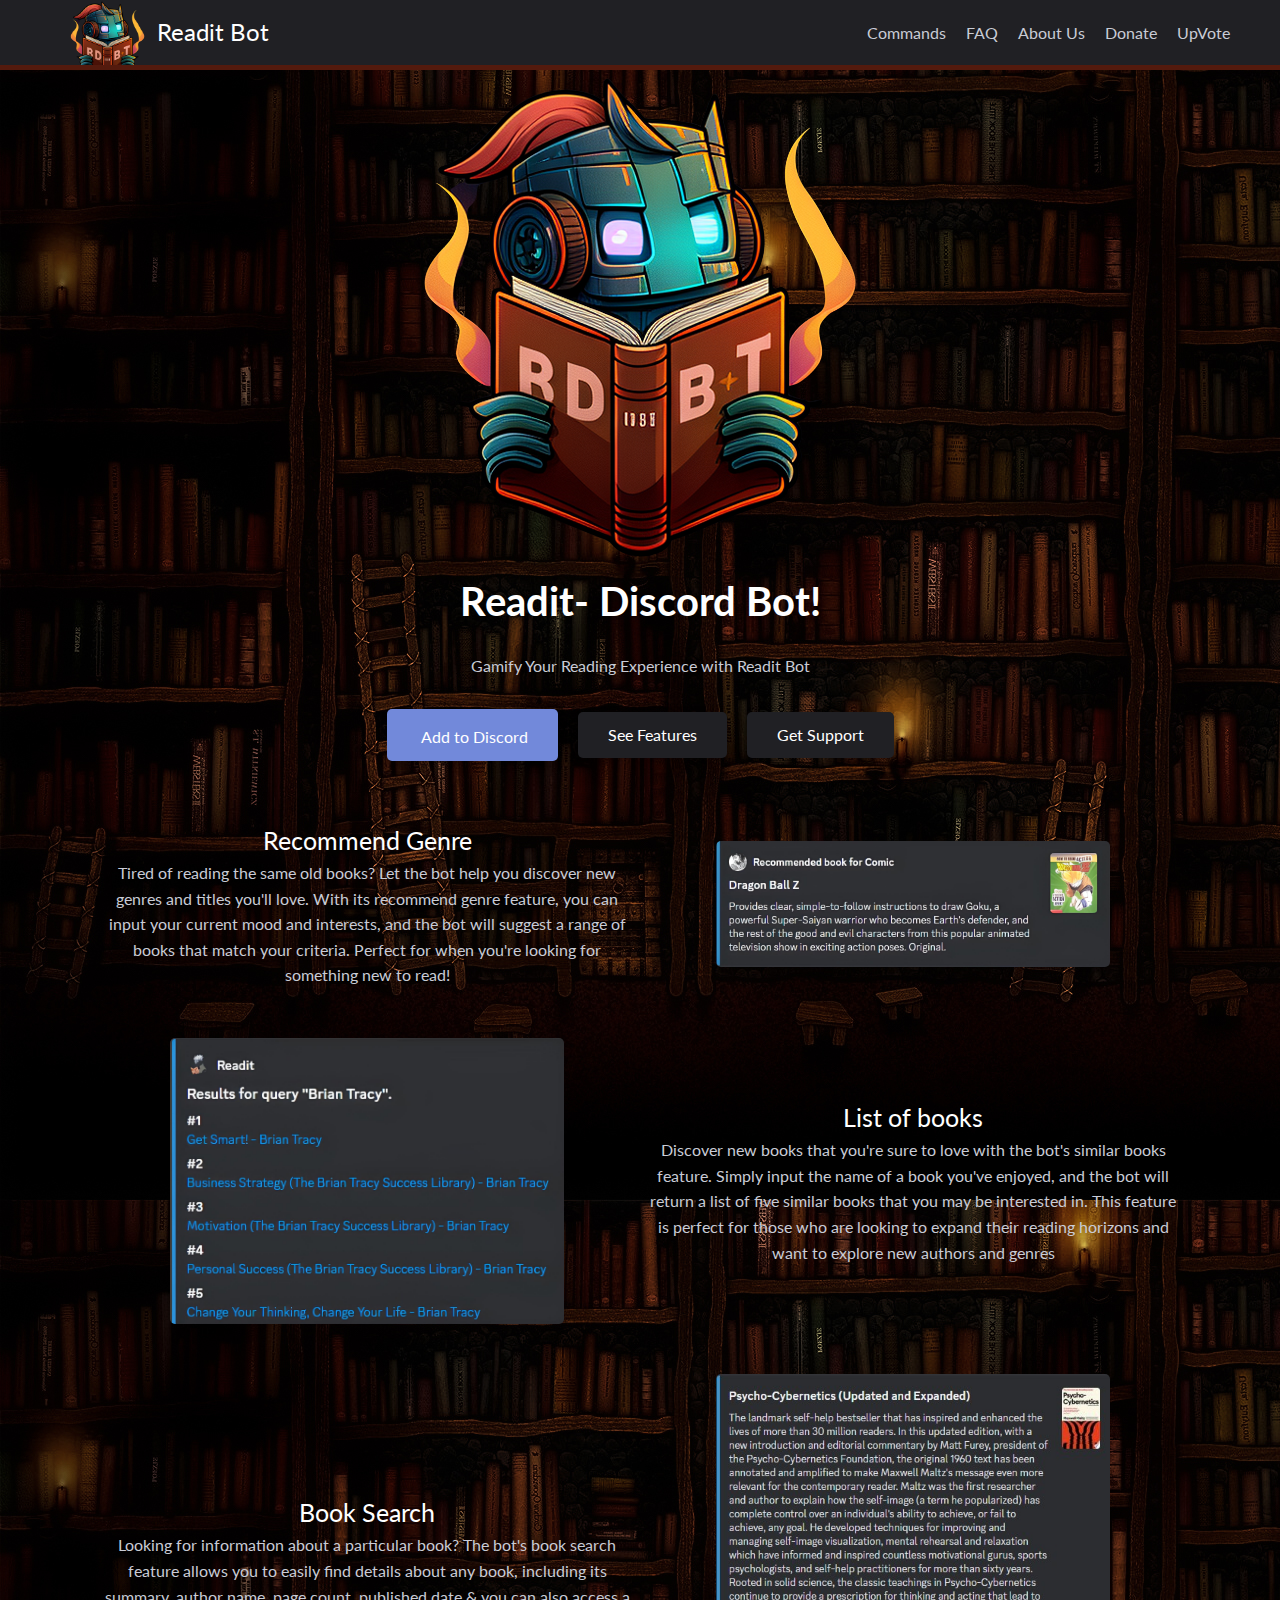
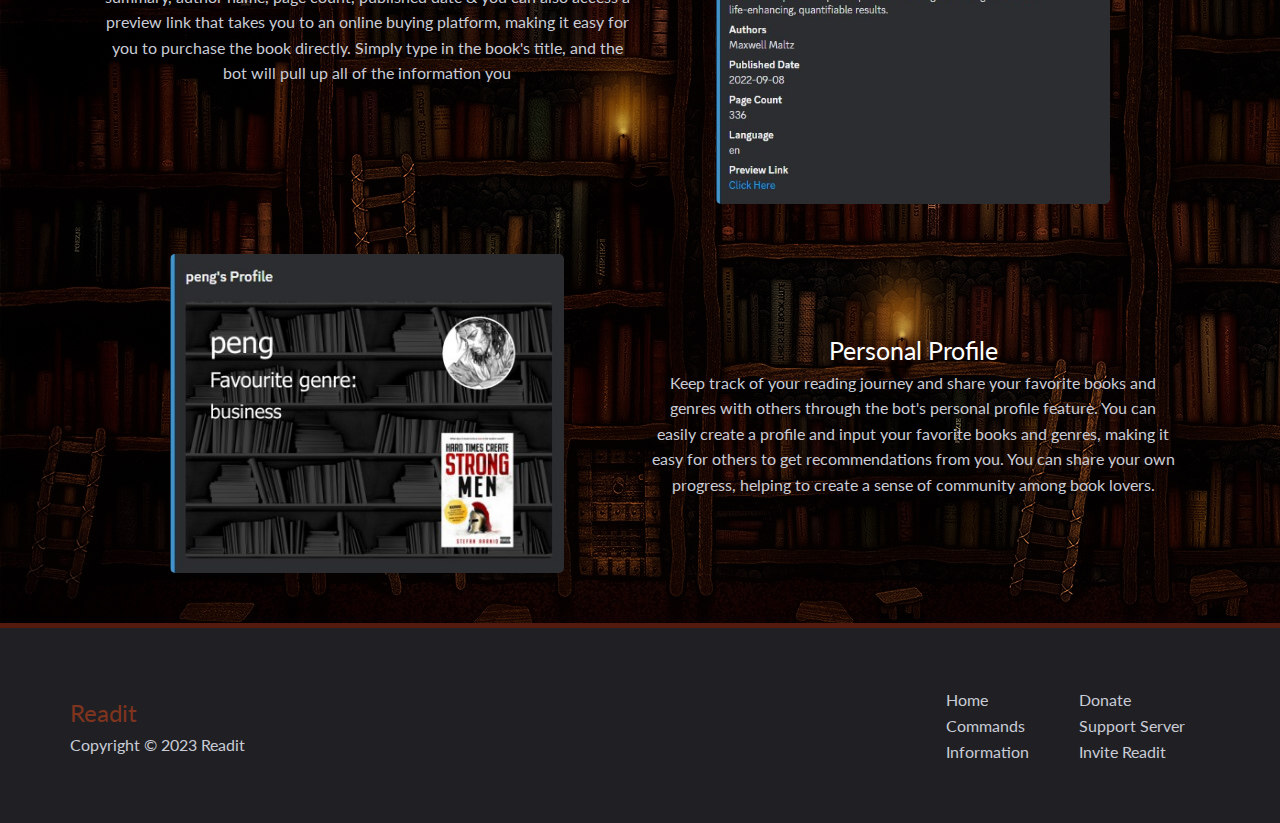
<file: index.html>
<!DOCTYPE html>
<html lang='en'>

<head>
    <meta charset="utf-8">
    <meta name="viewport" content="width=device-width, initial-scale=1.0">

    <!-- Head Information -->
    <title>Readit Bot!</title>
    <link rel='icon' type='image/x-icon' href='assets/Readit.ico'>

    <!-- Styles -->
    <link type='text/css' rel='stylesheet' href='styles/utilities.css'>
    <link type='text/css' rel='stylesheet' href='styles/common.css'>
    <link type='text/css' rel='stylesheet' href='styles/index.css'>

    <!-- Font Awesome -->
    <link rel="stylesheet" href="https://cdnjs.cloudflare.com/ajax/libs/font-awesome/5.15.1/css/all.min.css"
        integrity="sha512-+4zCK9k+qNFUR5X+cKL9EIR+ZOhtIloNl9GIKS57V1MyNsYpYcUrUeQc9vNfzsWfV28IaLL3i96P9sdNyeRssA=="
        crossorigin="anonymous">

</head>

<body style='background-image: url("assets/Background_edit.jpg") ;'>
    <!-- Preloader -->

    <body class='preload'></body>
    <!-- Header -->
    <div class='navbar'>
        <div class='container full flex'>
            <a href='/' class='logo flex'>
                <img src='assets//rdbtlogo-1.png' alt='Readit Logo'>
                <p class='title'>Readit Bot</p>
            </a>
            <nav>
                <ul>
                    <li><a class='button' href='commands.html'><span>Commands</span></a></li>
                    <li><a class='button' href='docs.html'><span>FAQ</span></a></li>
                    <li><a class='button' href='about_us.html'><span>About Us</span></a></li>
                    <li><a class='button' href='premium.html'><span>Donate</span></a></li>
                    <li><a class='button' href=''><span>UpVote</span></a></li>
                </ul>
            </nav>
        </div>
    </div>

    <!-- Showcase -->
    <div class='showcase'>
        <div class='container flex'>
            <div class='showcase-text'>
                <a href='/' class='logo flex'><img src='assets//rdbtlogo-1.png' alt='Readit Logo'>
                </a>
                <h1>Readit- Discord Bot!</h1>
                <p>Gamify Your Reading Experience with Readit Bot</p>
                <div class='buttons flex'>
                    <a class='button btn btn-blurple' href='invite.html'><span><i class="fab fa-discord fa-2x"></i> Add
                            to Discord</span></a>
                    <a class='button btn' href='#features'><span>See Features </span></a>
                    <a class='button btn' href='support.html'><span>Get Support</span></a>
                </div>
            </div>
        </div>
    </div>

    <!-- Features -->
    <div id='features' class='features'>
        <div class='container grid'>
            <div>
                <h3>Recommend Genre</h3>
                <p>Tired of reading the same old books? Let the bot help you discover new genres and titles you'll love.
                    With its recommend genre feature, you can input your current mood and interests, and the bot will
                    suggest a range of books that match your criteria. Perfect for when you're looking for something new
                    to read!
                </p>
            </div>
            <img src='assets/recommend_1.jpg' alt='rock paper siccors game loss'>
        </div>
    </div>

    <div class='features'>
        <div class='container grid'>
            <img class='desktop' src='assets/List_1.jpg'>
            <div>
                <h3>List of books</h3>
                <p>Discover new books that you're sure to love with the bot's similar books feature. Simply input the
                    name of a book you've enjoyed, and the bot will return a list of five similar books that you may be
                    interested in. This feature is perfect for those who are looking to expand their reading horizons
                    and want to explore new authors and genres
                </p>
            </div>
            <img class='mobile' src='assets/roleplay.png' alt='Cytech has booped Creepa!'>
        </div>
    </div>

    <div class='features'>
        <div class='container grid'>
            <div>
                <h3>Book Search </h3>
                <p>Looking for information about a particular book? The bot's book search feature allows you to easily
                    find details about any book, including its summary, author name, page count, published date & you
                    can also access a preview link that takes you to an online buying platform, making it easy for you
                    to purchase the book directly. Simply type in the book's title, and the bot will pull up all of the
                    information you
                </p>
            </div>
            <img src='assets/Search.jpg'>
        </div>
    </div>

    <div class='features'>
        <div class='container grid'>
            <img class='desktop' src='assets/Profile.jpg'>
            <div>
                <h3>Personal Profile</h3>
                <p>Keep track of your reading journey and share your favorite books and genres with others through the
                    bot's personal profile feature. You can easily create a profile and input your favorite books and
                    genres, making it easy for others to get recommendations from you. You can share your own progress,
                    helping to create a sense of community among book lovers.
                </p>
            </div>
            <img class='mobile' src='assets/roleplay.png' alt='Cytech has booped Creepa!'>
        </div>
    </div>

    <!-- Footer -->
    <div class='footer'>
        <div class='container full grid'>
            <div class='branding'>
                <h4>Readit</h4>
                <p>Copyright &copy; 2023 Readit</p>
            </div>
            <div class='flex'>
                <div class='footernav'>
                    <ul>
                        <li><a class='button' href='/'><span>Home</span></a></li>
                        <li><a class='button' href='commands.html'><span>Commands</span></a></li>
                        <li><a class='button' href='docs.html'><span>Information</span></a></li>
                    </ul>
                </div>
                <div class='footernav'>
                    <ul>
                        <li><a class='button' href='premium.html' target="_blank"><span>Donate</span></a></li>
                        <li><a class='button' href='support.html'><span>Support Server</span></a></li>
                        <li><a class='button' href='invite.html'><span>Invite Readit</span></a></li>
                    </ul>
                </div>
            </div>
        </div>
    </div>
    <!-- Scripts -->
    <script>$(window).load(function () { 'body'.removeClass('.preload'); });</script>
</body>

</html>
</file>
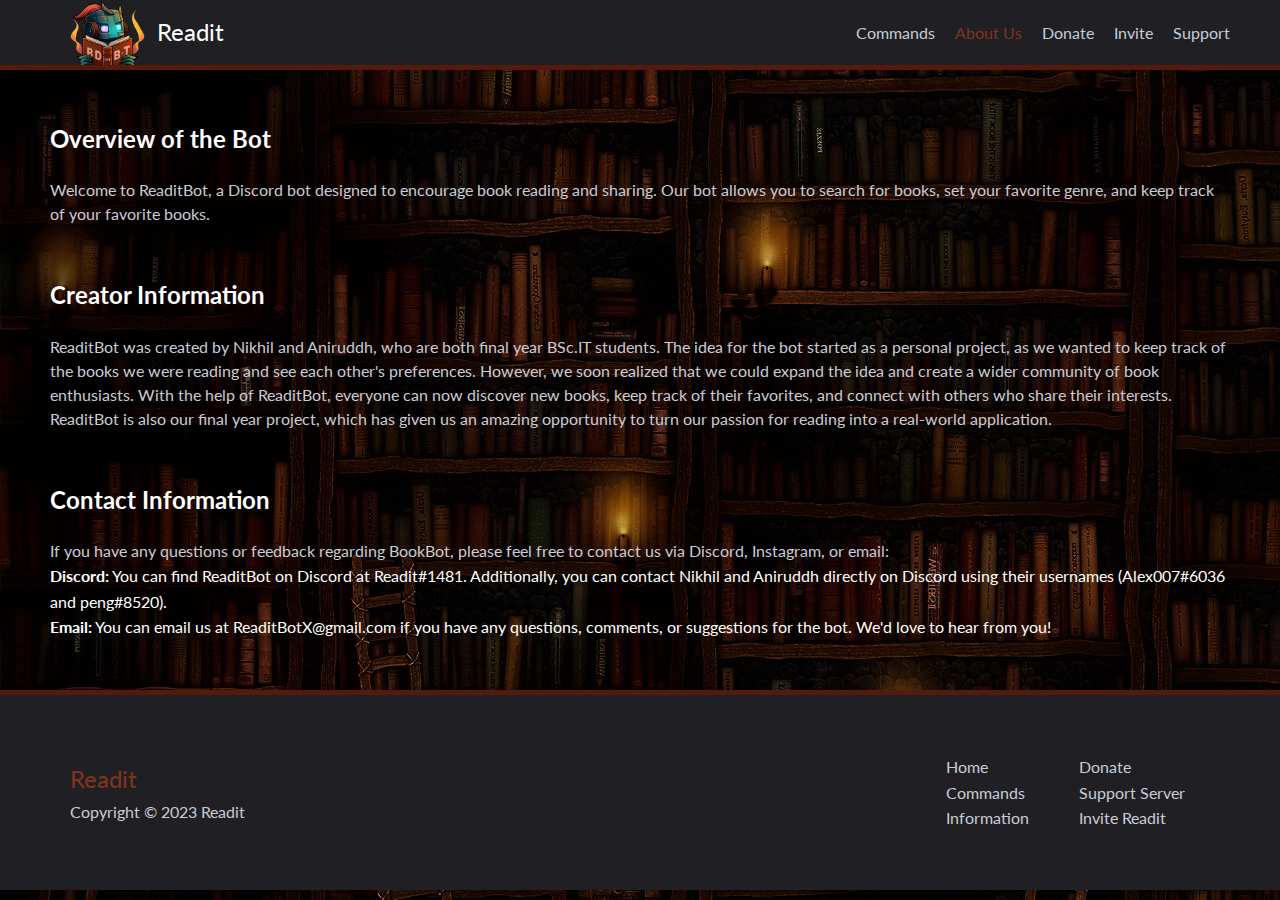
<file: about_us.html>
<!DOCTYPE html>
<html lang='en'>

<head>
    <meta charset="utf-8">
    <meta name="viewport" content="width=device-width, initial-scale=1.0">

    <!-- Head Information -->
    <title>Readit - Commands</title>
    <!-- <link rel="stylesheet" href="https://cdn.jsdelivr.net/npm/bootstrap@5.1.3/dist/css/bootstrap.min.css" /> -->
    <link rel='icon' type='image/x-icon' href='assets/Readit.ico'>

    <!-- Styles -->
    <link type='text/css' rel='stylesheet' href='styles/utilities.css'>
    <link type='text/css' rel='stylesheet' href='styles/common.css'>
    <link type='text/css' rel='stylesheet' href='styles/commands.css'>
    <link type='text/css' rel='stylesheet' href='styles/about_us.css'>

</head>

<body style='background-image: url("assets/Background_edit.jpg") ;'>
    <!-- Preloader -->

    <body class='preload'></body>


    <!-- Header -->
    <div class='navbar'>
        <div class='container full flex'>
            <a href='/' class='logo flex'>
                <img src='assets//rdbtlogo-1.png' alt='Readit Logo'>
                <p class='title'>Readit</p>
            </a>
            <nav>
                <ul>
                    <li><a class='button' href='commands'><span>Commands</span></a></li>
                    <li><a class='button currentPage' href='docs.html'><span>About Us</span></a></li>
                    <li><a class='button' href='premium.html' target="_blank"><span>Donate</span></a></li>
                    <li><a class='button' href='invite.html'><span>Invite</span></a></li>
                    <li><a class='button' href='support.html'><span>Support</span></a></li>
                </ul>
            </nav>
        </div>
    </div>

    <!-- About us-->
    <section>
        <div class="overview">
            <h2>Overview of the Bot</h2>
            <p>Welcome to ReaditBot, a Discord bot designed to encourage book reading and sharing. Our bot allows you to
                search for books, set your favorite genre, and keep track of your favorite books.</p>
            </p>
        </div>
        <div class="creator-info">
            <h2>Creator Information</h2>
            <p>ReaditBot was created by Nikhil and Aniruddh, who are both final year BSc.IT students. The idea for the
                bot started as a personal project, as we wanted to keep track of the books we were reading and see each
                other's preferences. However, we soon realized that we could expand the idea and create a wider
                community of book enthusiasts. With the help of ReaditBot, everyone can now discover new books, keep
                track of their favorites, and connect with others who share their interests. ReaditBot is also our final
                year project, which has given us an amazing opportunity to turn our passion for reading into a
                real-world application.</p>
        </div>

        <div class="contact-info">
            <h2>Contact Information</h2>
            <p>If you have any questions or feedback regarding BookBot, please feel free to contact us via Discord,
                Instagram, or email:
            <ul>
                <li><strong>Discord:</strong> You can find ReaditBot on Discord at Readit#1481. Additionally, you can
                    contact Nikhil and Aniruddh directly on Discord using their usernames (Alex007#6036 and
                    peng#8520).</li>
                <li><strong>Email:</strong> You can email us at ReaditBotX@gmail.com if you have any
                    questions, comments, or suggestions for the bot. We'd love to hear from you!</li>
            </ul>

        </div>
    </section>

    <!-- Footer -->
    <div class='footer'>
        <div class='container full grid'>
            <div class='branding'>
                <h4>Readit</h4>
                <p>Copyright &copy; 2023 Readit</p>
            </div>
            <div class='flex'>
                <div class='footernav'>
                    <ul>
                        <li><a class='button' href='/'><span>Home</span></a></li>
                        <li><a class='button' href='commands.html'><span>Commands</span></a></li>
                        <li><a class='button' href='docs.html'><span>Information</span></a></li>
                    </ul>
                </div>
                <div class='footernav'>
                    <ul>
                        <li><a class='button' href='premium.html'><span>Donate</span></a></li>
                        <li><a class='button' href='support.html'><span>Support Server</span></a></li>
                        <li><a class='button' href='invite.html'><span>Invite Readit</span></a></li>
                    </ul>
                </div>
            </div>
        </div>
    </div>

    <!-- Scripts -->
    <script>$(window).load(function () { 'body'.removeClass('.preload'); });</script>
</body>

</html>
</file>
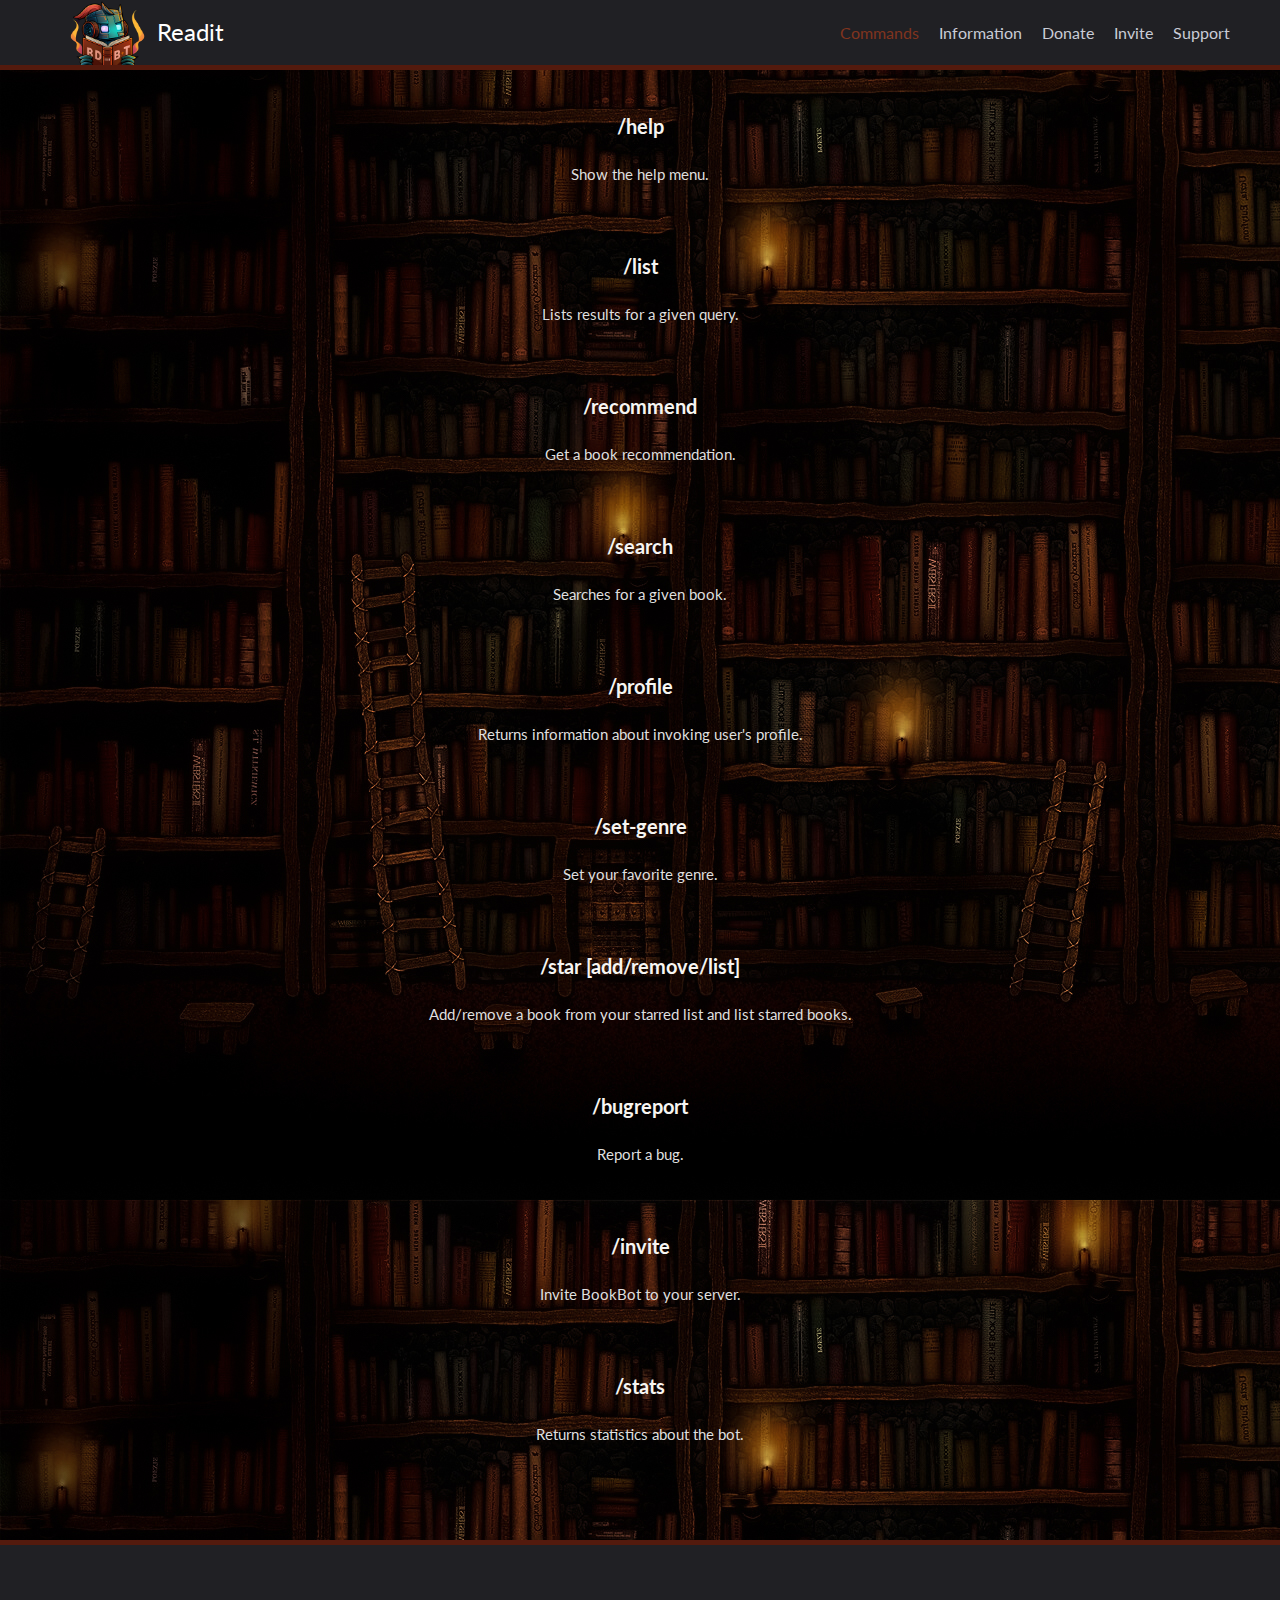
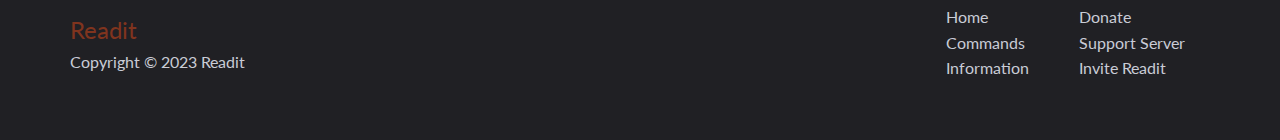
<file: commands.html>
<!DOCTYPE html>
<html lang='en'>

<head>
    <meta charset="utf-8">
    <meta name="viewport" content="width=device-width, initial-scale=1.0">

    <!-- Head Information -->
    <title>Readit - Commands</title>
    <!-- <link rel="stylesheet" href="https://cdn.jsdelivr.net/npm/bootstrap@5.1.3/dist/css/bootstrap.min.css" /> -->
    <link rel='icon' type='image/x-icon' href='assets/Readit.ico'>

    <!-- Styles -->
    <link type='text/css' rel='stylesheet' href='styles/utilities.css'>
    <link type='text/css' rel='stylesheet' href='styles/common.css'>
    <link type='text/css' rel='stylesheet' href='styles/commands.css'>

</head>

<body style='background-image: url("assets/Background_edit.jpg") ;'>
    <!-- Preloader -->

    <body class='preload'></body>


    <!-- Header -->
    <div class='navbar'>
        <div class='container full flex'>
            <a href='/' class='logo flex'>
                <img src='assets//rdbtlogo-1.png' alt='Readit Logo'>
                <p class='title'>Readit</p>
            </a>
            <nav>
                <ul>
                    <li><a class='button currentPage' href='commands'><span>Commands</span></a></li>
                    <li><a class='button' href='about_us.html'><span>Information</span></a></li>
                    <li><a class='button' href='premium.html' target="_blank"><span>Donate</span></a></li>
                    <li><a class='button' href='invite.html'><span>Invite</span></a></li>
                    <li><a class='button' href='support.html'><span>Support</span></a></li>
                </ul>
            </nav>
        </div>
    </div>


    <section class="cmds">
        <div class="container">
            <div class="row features">

                <div class="col-sm-6 col-lg-4 item">
                    <h3 class="name">/help</h3>
                    <p class="description">Show the help menu.</p>
                </div>
                <div class="col-sm-6 col-lg-4 item">
                    <h3 class="name">/list</h3>
                    <p class="description">Lists results for a given query.</p>
                </div>
                <div class="col-sm-6 col-lg-4 item">
                    <h3 class="name">/recommend</h3>
                    <p class="description">Get a book recommendation.</p>
                </div>
                <div class="col-sm-6 col-lg-4 item">
                    <h3 class="name">/search</h3>
                    <p class="description">Searches for a given book.</p>
                </div>
                <div class="col-sm-6 col-lg-4 item">
                    <h3 class="name">/profile</h3>
                    <p class="description">
                        Returns information about invoking user's profile.
                    </p>
                </div>
                <div class="col-sm-6 col-lg-4 item">
                    <h3 class="name">/set-genre</h3>
                    <p class="description">Set your favorite genre.</p>
                </div>
                <div class="col-sm-6 col-lg-4 item">
                    <h3 class="name">/star [add/remove/list]</h3>
                    <p class="description">
                        Add/remove a book from your starred list and list
                        starred books.
                    </p>
                </div>
                <div class="col-sm-6 col-lg-4 item">
                    <h3 class="name">/bugreport</h3>
                    <p class="description">Report a bug.</p>
                </div>
                <div class="col-sm-6 col-lg-4 item">
                    <h3 class="name">/invite</h3>
                    <p class="description">
                        Invite BookBot to your server.
                    </p>
                </div>
                <div class="col-sm-6 col-lg-4 item">
                    <h3 class="name">/stats</h3>
                    <p class="description">
                        Returns statistics about the bot.
                    </p>
                </div>
            </div>
        </div>
    </section>


    <!-- Footer -->
    <div class='footer'>
        <div class='container full grid'>
            <div class='branding'>
                <h4>Readit</h4>
                <p>Copyright &copy; 2023 Readit</p>
            </div>
            <div class='flex'>
                <div class='footernav'>
                    <ul>
                        <li><a class='button' href='/'><span>Home</span></a></li>
                        <li><a class='button' href='commands.html'><span>Commands</span></a></li>
                        <li><a class='button' href='docs.html'><span>Information</span></a></li>
                    </ul>
                </div>
                <div class='footernav'>
                    <ul>
                        <li><a class='button' href='premium.html'><span>Donate</span></a></li>
                        <li><a class='button' href='support.html'><span>Support Server</span></a></li>
                        <li><a class='button' href='invite.html'><span>Invite Readit</span></a></li>
                    </ul>
                </div>
            </div>
        </div>
    </div>

    <!-- Scripts -->
    <script>$(window).load(function () { 'body'.removeClass('.preload'); });</script>
</body>

</html>
</file>
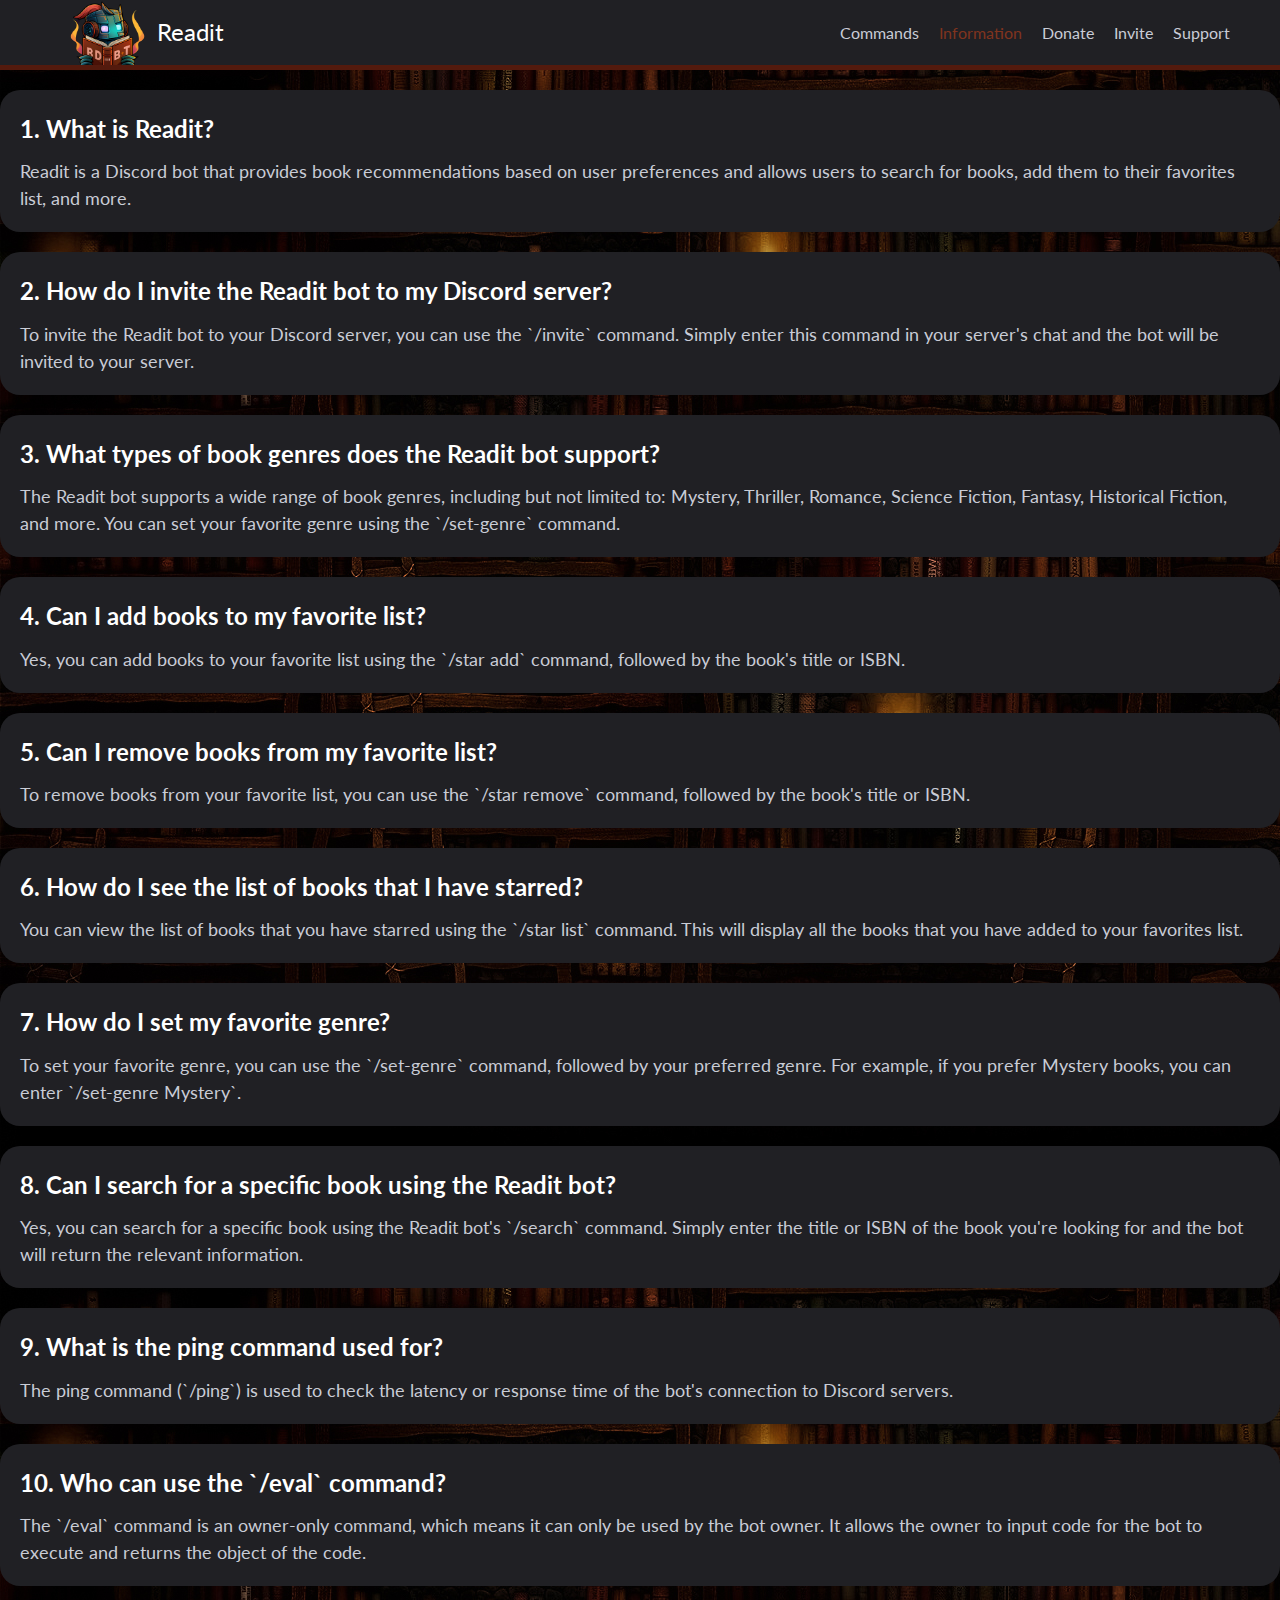
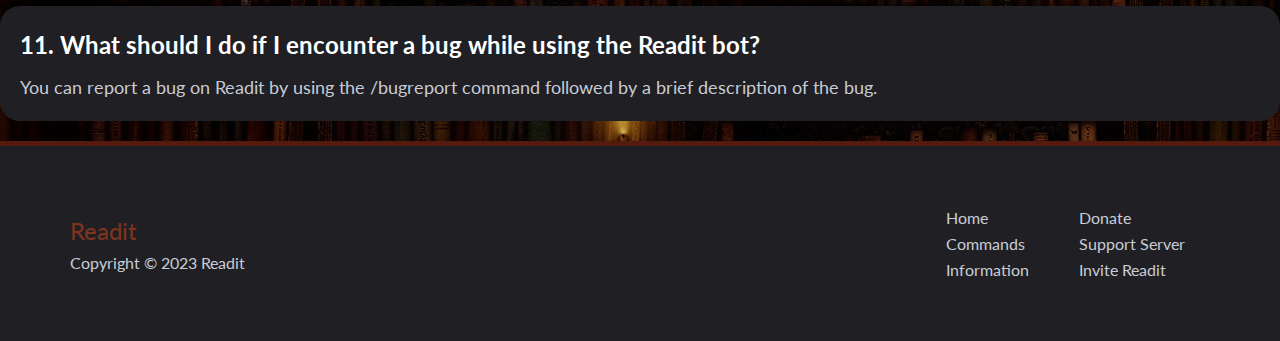
<file: docs.html>
<!DOCTYPE html>
<html lang="en">

<head>
    <meta charset="utf-8">
    <meta name="viewport" content="width=device-width, initial-scale=1.0">

    <!-- Head Information -->
    <title>Readit - Documentation</title>
    <link rel='icon' type='image/x-icon' href='assets/Readit.ico'>

    <!-- Styles -->
    <link type='text/css' rel='stylesheet' href='styles/utilities.css'>
    <link type='text/css' rel='stylesheet' href='styles/common.css'>
    <link type='text/css' rel='stylesheet' href='styles/docs.css'>

    <!-- Font Awesome -->
    <link rel="stylesheet" href="https://cdnjs.cloudflare.com/ajax/libs/font-awesome/5.15.1/css/all.min.css"
        integrity="sha512-+4zCK9k+qNFUR5X+cKL9EIR+ZOhtIloNl9GIKS57V1MyNsYpYcUrUeQc9vNfzsWfV28IaLL3i96P9sdNyeRssA=="
        crossorigin="anonymous">

</head>

<body style='background-image: url("assets/Background_edit.jpg") ;'>
    <!-- Preloader -->

    <body class='preload'></body>

    <!-- Header -->
    <div class='navbar'>
        <div class='container full flex'>
            <a href='/' class='logo flex'>
                <img src='assets//rdbtlogo-1.png' alt='Readit Logo'>
                <p class='title'>Readit</p>
            </a>
            <nav>
                <ul>
                    <li><a class='button' href='commands.html'><span>Commands</span></a></li>
                    <li><a class='button currentPage' href='docs'><span>Information</span></a></li>
                    <li><a class='button' href='premium.html' target="_blank"><span>Donate</span></a></li>
                    <li><a class='button' href='invite.html'><span>Invite</span></a></li>
                    <li><a class='button' href='support.html'><span>Support</span></a></li>
                </ul>
            </nav>
        </div>
    </div>

    <!-- FAQ -->
    <div class="faq">
        <div class="question">
            <h2>1. What is Readit?</h2>
            <p>Readit is a Discord bot that provides book recommendations based on user preferences and allows users to
                search for books, add them to their favorites list, and more.</p>
        </div>

        <div class="question">
            <h2>2. How do I invite the Readit bot to my Discord server?</h2>
            <p>To invite the Readit bot to your Discord server, you can use the `/invite` command. Simply enter this
                command
                in your server's chat and the bot will be invited to your server.</p>
        </div>

        <div class="question">
            <h2>3. What types of book genres does the Readit bot support?</h2>
            <p>The Readit bot supports a wide range of book genres, including but not limited to: Mystery, Thriller,
                Romance, Science Fiction, Fantasy, Historical Fiction, and more. You can set your favorite genre using
                the
                `/set-genre` command.</p>
        </div>

        <div class="question">
            <h2>4. Can I add books to my favorite list?</h2>
            <p>Yes, you can add books to your favorite list using the `/star add` command, followed by the book's title
                or
                ISBN.</p>
        </div>

        <div class="question">
            <h2>5. Can I remove books from my favorite list?</h2>
            <p>To remove books from your favorite list, you can use the `/star remove` command, followed by the book's
                title
                or ISBN.</p>
        </div>

        <div class="question">
            <h2>6. How do I see the list of books that I have starred?</h2>
            <p>You can view the list of books that you have starred using the `/star list` command. This will display
                all
                the books that you have added to your favorites list.</p>
        </div>

        <div class="question">
            <h2>7. How do I set my favorite genre?</h2>
            <p>To set your favorite genre, you can use the `/set-genre` command, followed by your preferred genre. For
                example, if you prefer Mystery books, you can enter `/set-genre Mystery`.</p>
        </div>

        <div class="question">
            <h2>8. Can I search for a specific book using the Readit bot?</h2>
            <p>Yes, you can search for a specific book using the Readit bot's `/search` command. Simply enter the title
                or
                ISBN of the book you're looking for and the bot will return the relevant information.</p>
        </div>

        <div class="question">
            <h2>9. What is the ping command used for?</h2>
            <p>The ping command (`/ping`) is used to check the latency or response time of the bot's connection to
                Discord
                servers.</p>
        </div>

        <div class="question">
            <h2>10. Who can use the `/eval` command?</h2>
            <p>The `/eval` command is an owner-only command, which means it can only be used by the bot owner. It allows
                the
                owner to input code for the bot to execute and returns the object of the code.</p>
        </div>

        <div class="question">
            <h2>11. What should I do if I encounter a bug while using the Readit bot?</h2>
            <p>You can report a bug on Readit by using the /bugreport command followed by a brief description of the
                bug.
            </p>
        </div>
    </div>
    <!-- Footer -->
    <section class='footer'>
        <div class='container full grid'>
            <div class='branding'>
                <h4>Readit</h4>
                <p>Copyright &copy; 2023 Readit</p>
            </div>
            <div class='flex'>
                <div class='footernav'>
                    <ul>
                        <li><a class='button' href='/'><span>Home</span></a></li>
                        <li><a class='button' href='commands.html'><span>Commands</span></a></li>
                        <li><a class='button' href='docs.html'><span>Information</span></a></li>
                    </ul>
                </div>
                <div class='footernav'>
                    <ul>
                        <li><a class='button' href='premium.html'><span>Donate</span></a></li>
                        <li><a class='button' href='support.html'><span>Support Server</span></a></li>
                        <li><a class='button' href='invite.html'><span>Invite Readit</span></a></li>
                    </ul>
                </div>
            </div>
        </div>
    </section>

    <!-- Scripts -->
    <script>$(window).load(function () { 'body'.removeClass('.preload'); });</script>
</body>

</html>
</file>
<file: styles/utilities.css>
/* Text */
ul,
li {
	list-style-type: none;
}

a,
p {
	text-decoration: none;
	color: var(--grey-text);
}

pre {
	background: #26292e;
	padding: 1px 5px;
	margin: 0 5px;
	border-radius: 5px;
	color: #f75f54;
	border: #000000 1px solid;
	font-family: 'Courier New', monospace;
	white-space: pre-wrap;
}

/* Scroll Bar */
::-webkit-scrollbar {
	width: 12px;
	height: 8px;
	border: 2px solid transparent;
	background-clip: padding-box;
	border-radius: 100px;
	-webkit-border-radius: 100px;
	background-color: rgba(0, 0, 0, 0.1);
}

::-webkit-scrollbar-corner {
	background-color: transparent;
}

::-webkit-scrollbar-track {
	border: 3px solid transparent;
}

::-webkit-scrollbar-thumb {
	width: 10px;
	background: #202024;
	background-clip: padding-box;
	border-radius: 100px;
	-webkit-border-radius: 100px;
	border: 2px solid transparent;
}

::-webkit-scrollbar-thumb:hover {
	width: 10px;
	background: #19191c;
	background-clip: padding-box;
	border-radius: 100px;
	-webkit-border-radius: 100px;
	border: 2px solid transparent;
}

/* Containers */
.container {
	max-width: 90%;
	margin: 0 auto;
	overflow: auto;
	padding: 0 40px;
}

.full {
	max-width: 100%;
}

/* Grid */
.grid {
	height: 100%;
	display: grid;
	grid-gap: 20px;
	align-items: center;
	justify-content: center;
	grid-template-columns: repeat(2, 1fr);
}

grid-5 {
	grid-template-columns: repeat(5, 1fr);
}

/* Flex */
.flex {
	display: flex;
	justify-content: center;
	align-items: center;
	height: 100%;
}

/* Cards */
.card {
	background-color: var(--secondary-color);
	border-radius: 10px;
	box-shadow: 0 3px 10px rgba(0, 0, 0, 0.2);
	padding: 20px;
	margin: 10px;
	width: auto;
}
</file>
<file: styles/common.css>
/* Imports */
@import url('https://fonts.googleapis.com/css2?family=Lato&display=swap');

/* Body */
:root {
	--primary-color: #292a2e;
	--secondary-color: #202024;
	--grey-text: #c9ccd6;
	--error-color: #fc4747;
	--brown: #531a0d;
	--light-brown: #80341e;
}

* {
	font-family: 'Lato', sans-serif;
	box-sizing: border-box;
	padding: 0px;
	margin: 0px;
}

html {
	scroll-behavior: smooth;
	max-width: 100%;
	overflow-x: hidden;
}

body {
	height: 100%;
	flex-direction: column;
	background-color: var(--primary-color);
	line-height: 1.6;
	color: #ffffff;
	max-width: 100%;
	overflow-x: hidden;
}

/* Buttons */
.btn {
	border: none;
	margin: 10px;
	color: #ffffff;
	cursor: pointer;
	font-size: 16px;
	padding: 10px 30px;
	border-radius: 5px;
	display: inline-block;
	background-color: var(--secondary-color);
	box-shadow: 0 3px 10px rgba(0, 0, 0, 0.2);
	transition: all 0.5s;
}

.btn-blurple {
	background-color: #7289da;
}

.btn i {
	top: 3px;
	font-size: 125%;
	margin: 0 4px 0 0;
	position: relative;
}

/* Nav Bar */
.navbar {
	color: #ffffff;
	height: 70px;
	font-weight: 400;
	background-color: var(--secondary-color);
	border-bottom: var(--brown) 5px solid;
}

.navbar ul {
	display: flex;
}

.navbar a {
	color: var(--grey-text);
	padding: 10px;
	margin: 0;
	padding: 0 10px;
}

.navbar a:hover {
	color: #ffffff;
}

.navbar .currentPage,
.navbar .currentPage:hover {
	color: var(--light-brown);
}

.navbar .flex {
	justify-content: space-between;
}

.navbar .logo {
	margin: 0 10px;
}

.navbar .logo img {
	height: 130%;
	margin: auto 5px;
}

.navbar .logo p {
	font-weight: 400;
	font-size: 1.5rem;
	padding: 0 2px;
	color: #ffffff;
}

/* Footer */
.footer {
	width: 100%;
	border-top: var(--brown) 5px solid;
	padding: 30px;
	height: 200px;
	background-color: var(--secondary-color);
}

.footer h4 {
	color: var(--light-brown);
	font-weight: 400;
	font-size: 1.5rem;
}

.footer .flex {
	justify-content: flex-end;
}

.footer .footernav {
	margin: 0 25px;
}

.footernav a:hover {
	color: #ffffff;
}

/* Animations */
.button span {
	cursor: pointer;
	display: inline-block;
	position: relative;
	transition: 0.5s;
}

.button span:after {
	font-size: 25px;
	content: '\00bb';
	position: absolute;
	opacity: 0;
	top: -10px;
	right: -20px;
	transition: 0.5s;
}

.button:hover span {
	padding-right: 25px;
}

.button:hover span:after {
	opacity: 1;
	right: 0;
}

/* Responsive */
@media (max-width: 768px) {
	.navbar {
		height: auto;
		font-size: 1.05rem;
	}

	.navbar ul {
		margin: 0 0 15px 0;
	}

	.navbar .flex {
		flex-direction: column;
	}

	.navbar .logo {
		margin: 10px 0 5px 0;
		flex-direction: row;
	}

	.navbar .logo p {
		font-size: 1.5rem;
	}

	.navbar .logo img {
		height: 50px;
	}
}

@media (max-width: 450px) {
	.navbar {
		justify-content: center;
		width: 100%;
		height: auto;
		font-size: 1rem;
	}

	.navbar .logo:active ul {
		display: block;
	}

	.navbar ul {
		margin: 0 0 15px 0;
	}

	.navbar .flex {
		flex-direction: column;
	}

	.navbar ul {
		flex-direction: column;
		align-items: center;
	}

	.navbar li {
		margin: 5px 0;
		font-size: 1rem;
	}

	.navbar .logo {
		margin: 10px 0 5px 0;
		flex-direction: row;
	}

	.navbar .logo p {
		font-size: 1.5rem;
	}

	.navbar .logo img {
		height: 50px;
	}

	.footer {
		height: auto;
	}

	.footer .branding p,
	.footer .branding h4 {
		text-align: center;
	}

	.footer .grid {
		grid-template-columns: 1fr;
		grid-template-rows: 1fr;
	}

	.footer .flex {
		width: 100%;
		flex-direction: column;
	}

	.footer .flex ul {
		text-align: center;
	}

	.footer li {
		margin: 5px 0;
	}
}
</file>
<file: styles/index.css>
/* Showcase */
.showcase {
	height: 700px;
	position: relative;
}

.showcase h1 {
	font-size: 40px;
	position: center;
	text-align: center;
}

.showcase p {
	margin: 20px 0;
	text-align: center;
}

.showcase .flex {
	overflow: visible;
	justify-content: center;
}

/* Panels */
.features {
	height: auto 500px;
	margin: 50px 0;
}

.features h3 {
	text-align: center;
	font-size: 25px;
	font-weight: 400;
}

.features p {
	text-align: center;
}

.features img {
	border-radius: 5px;
	justify-self: center;
	width: 75%;
}

.mobile {
	display: none;
}

/* Tablet Responsive */
@media (max-width: 768px) {
	.features img {
		width: 100%;
	}
}

@media (max-width: 450px) {
	.showcase {
		height: 450px;
	}

	.showcase .buttons {
		flex-direction: column;
	}

	.showcase h1 {
		font-size: 25px;
	}

	.showcase p {
		font-size: 14px;
	}

	.showcase a {
		width: 100%;
		text-align: center;
	}

	.features .grid {
		grid-template-columns: 1fr;
		grid-template-rows: 1fr;
	}

	.desktop {
		display: none;
	}

	.mobile {
		display: none;
	}
}
</file>
<file: styles/commands.css>
.cmds {
	color: #F7F5F2;
	padding-bottom: 30px;
}

.cmds p {
	color: #DFDFDE;
}

.cmds .item {
	text-align: center;
	min-height: 100px;
	margin-bottom: 40px;
}

.cmds .item .name {
	font-size: 20px;
	margin-top: 40px;
	margin-bottom: 20px;
}

.cmds .item .description {
	font-size: 15px;
	margin-bottom: 0;
}
</file>
<file: styles/about_us.css>
section {
    margin: 50px;
 }
 
 section h1 {
    text-align: center;
    font-size: 36px;
 }
 
 section h2 {
    font-size: 24px;
    margin-bottom: 20px;
 }
 
 section p {
    font-size: 16px;
    line-height: 1.5;
 }
 
 section a {
    color: #008CBA;
 }
 
 /* Overview Section */
 .overview {
    margin-bottom: 50px;
 }
 
 /* Creator Information Section */
 .creator-info {
    margin-bottom: 50px;
 }
 
 /* Contact Information Section */
 .contact-info {
    margin-bottom: 50px;
 }
</file>
<file: styles/docs.css>
.question {
	background-color: #202024;
	padding: 20px;
	margin: 20px 0;
	border-radius: 20px;
  }
  
  .question h2 {
	font-family: 'Lato', sans-serif;
	font-size: 24px;
	font-weight:bold;
	margin-bottom: 10px;
  }
  
  .question p {
	font-size: 18px;
	line-height: 1.5;
  }

.footernav a {
    color: var(--grey-text);
}

.footernav a:hover {
    color: #ffffff;
}


h2{
	text-align:justify ;
}


/* Responsive */
@media (max-width: 720px) {
	.quickstart .flex {
		flex-direction: column;
	}
}
</file>
